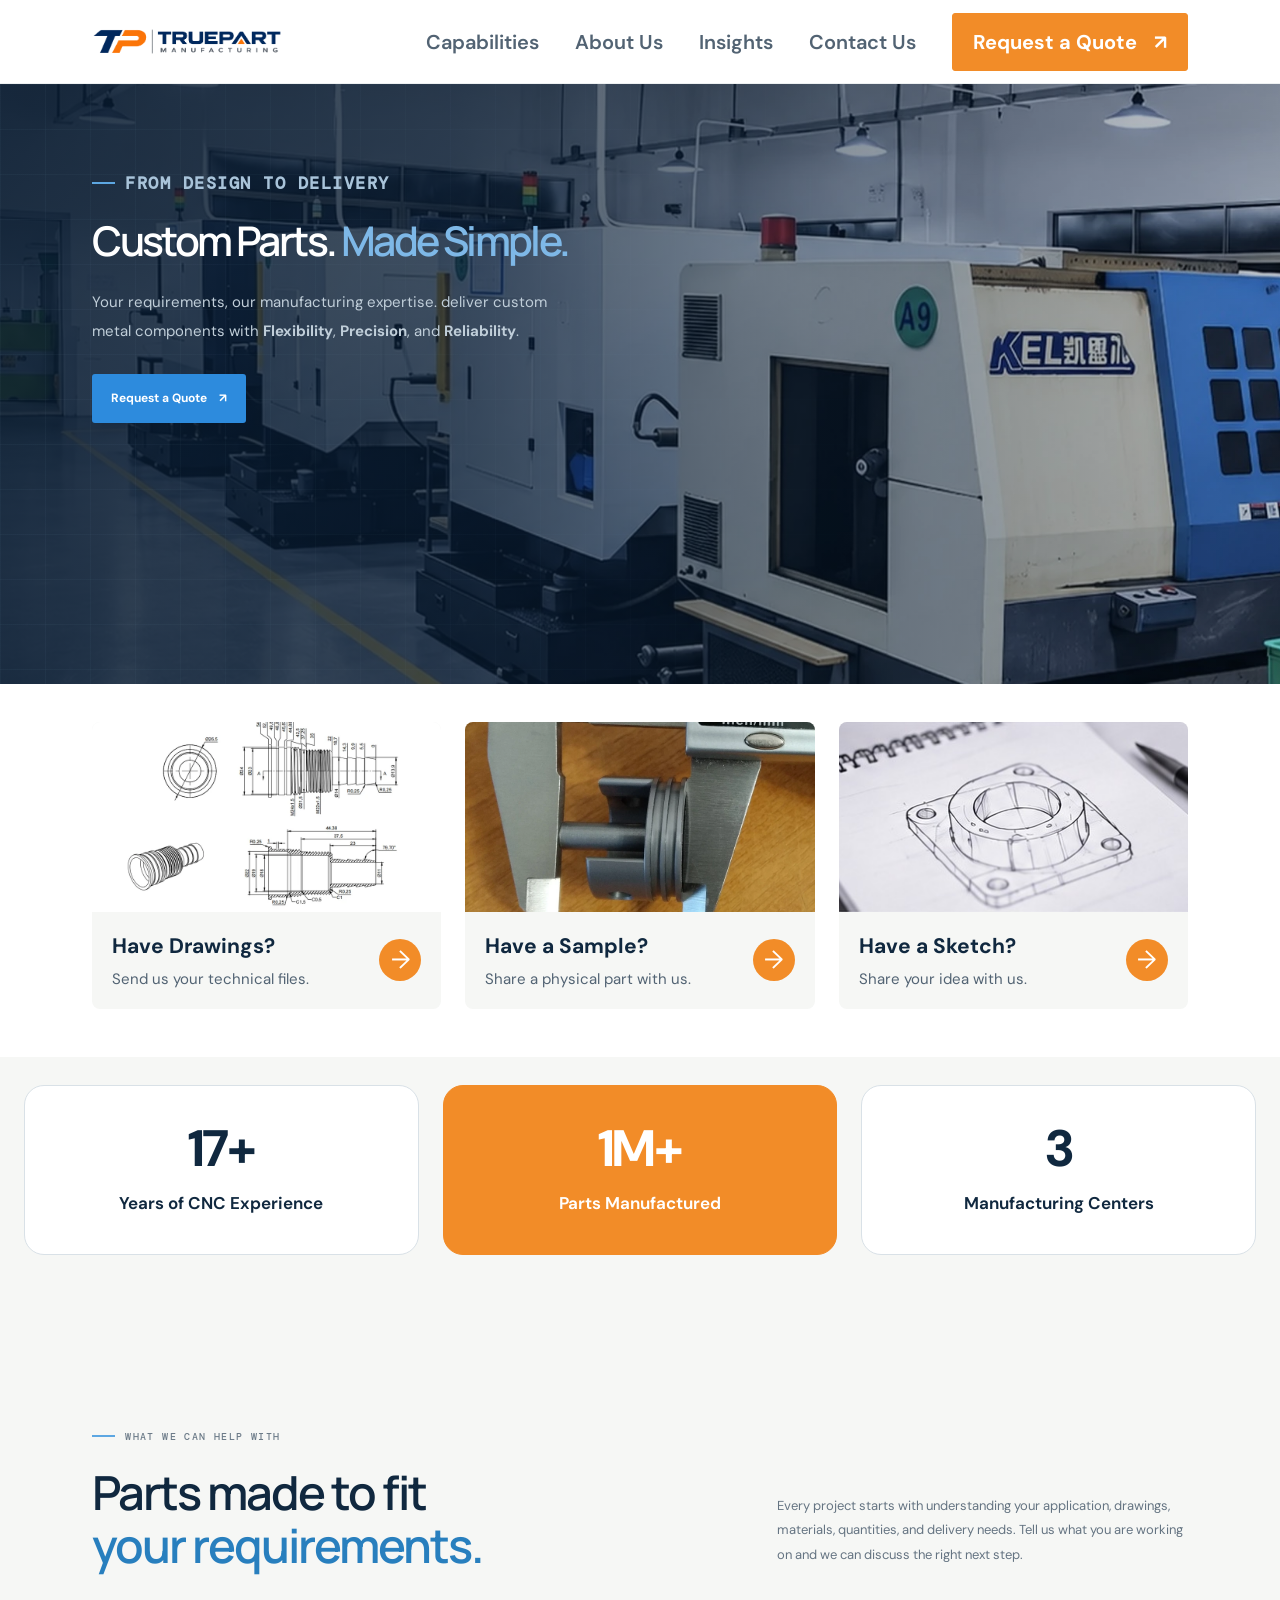
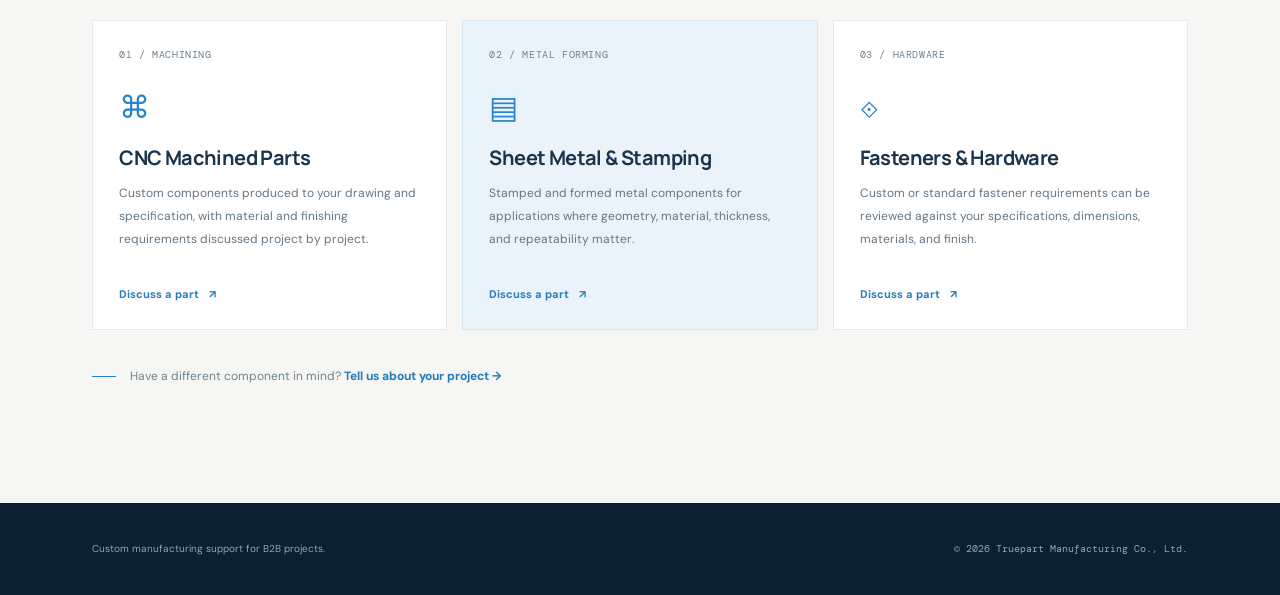
<file: index.html>
<!doctype html>
<html lang="en">
<head>
  <meta charset="utf-8">
  <meta name="viewport" content="width=device-width, initial-scale=1">
  <meta name="description" content="Truepart Manufacturing provides custom manufacturing support for CNC machined parts, sheet metal stamping, and fasteners. Send us your drawings for a quote.">
  <title>Truepart Manufacturing Co., Ltd. | Custom Manufacturing</title>
  <link rel="stylesheet" href="styles.css">
  <link rel="icon" href="/favicon.ico" sizes="any">
<link rel="icon" type="image/png" sizes="32x32" href="/favicon-32x32.png">
<link rel="apple-touch-icon" href="/apple-touch-icon.png">
</head>
<body>
  <header class="site-header">
    <a class="brand" href="#home" aria-label="Truepart Manufacturing home">
      <img class="brand-logo" src="assets/truepart-logo.png" alt="Truepart Manufacturing">
    </a>
    <button class="menu-toggle" aria-label="Open navigation" aria-expanded="false">☰</button>
    <nav class="nav">
  <a href="cnc-machining.html">Capabilities</a >
  <a href="about.html">About Us</a>
  <a href="#insights">Insights</a >
  <a href="contact.html">Contact Us</a >
  <a class="nav-cta" href="#contact">Request a Quote <span>↗</span></a >
</nav>
  </header>

  <main>
    <section class="hero" id="home">
      <div class="hero-grid"></div>
      <div class="hero-content">

  <p class="eyebrow" style="font-size: 17px; font-weight: 600; letter-spacing: 1.5px;"><span></span> FROM DESIGN TO DELIVERY</p>

  <h1 style="font-size: clamp(36px, 3.2vw, 52px); white-space: nowrap;">Custom Parts. <em>Made Simple.</em></h1>

  <p class="hero-copy">
  <span class="hero-line">
    Your requirements, our manufacturing expertise.
  </span>
  <span class="hero-line">
    deliver custom metal components with
    <strong class="hero-highlight">Flexibility</strong>,
    <strong class="hero-highlight">Precision</strong>, and
    <strong class="hero-highlight">Reliability</strong>.
  </span>
</p>

  <div class="hero-actions">
    <a class="button button-primary" href="#contact">Request a Quote <span>↗</span></a>
    
  </div>

  
</div>



    </section>

    <section class="quote-entry-section">
  <a href="/contact" class="quote-entry-card">
    <img src="assets/drawings.webp" alt="Technical engineering drawings">
    <div class="quote-entry-content">
      <div>
        <h3>Have Drawings?</h3>
        <p>Send us your technical files.</p>
      </div>
      <span class="quote-entry-arrow">→</span>
    </div>
  </a>

  <a href="/contact" class="quote-entry-card">
    <img src="assets/sample-part.webp" alt="Custom machined metal component">
    <div class="quote-entry-content">
      <div>
        <h3>Have a Sample?</h3>
        <p>Share a physical part with us.</p>
      </div>
      <span class="quote-entry-arrow">→</span>
    </div>
  </a>

  <a href="/contact" class="quote-entry-card">
    <img src="assets/sketch.jpg" alt="Hand-drawn mechanical component sketch">
    <div class="quote-entry-content">
      <div>
        <h3>Have a Sketch?</h3>
        <p>Share your idea with us.</p>
      </div>
      <span class="quote-entry-arrow">→</span>
    </div>
  </a>
</section>
    
<section class="proof-stats">
  <div class="proof-stat">
    <strong>17+</strong>
    <span>Years of CNC Experience</span>
  </div>

  <div class="proof-stat proof-stat-featured">
    <strong>1M+</strong>
    <span>Parts Manufactured</span>
  </div>

  <div class="proof-stat">
    <strong>3</strong>
    <span>Manufacturing Centers</span>
  </div>
</section>


    <section class="section capabilities" id="capabilities">
      <div class="section-heading">
        <div><p class="eyebrow dark"><span></span> WHAT WE CAN HELP WITH</p><h2>Parts made to fit<br><em>your requirements.</em></h2></div>
        <p class="section-intro">Every project starts with understanding your application, drawings, materials, quantities, and delivery needs. Tell us what you are working on and we can discuss the right next step.</p>
      </div>
      <div class="capability-grid">
        <article class="cap-card">
          <div class="cap-number">01 / MACHINING</div><div class="cap-icon">⌘</div>
          <h3>CNC Machined Parts</h3>
          <p>Custom components produced to your drawing and specification, with material and finishing requirements discussed project by project.</p>
          <a href="#contact">Discuss a part <span>↗</span></a>
        </article>
        <article class="cap-card featured">
          <div class="cap-number">02 / METAL FORMING</div><div class="cap-icon">▤</div>
          <h3>Sheet Metal & Stamping</h3>
          <p>Stamped and formed metal components for applications where geometry, material, thickness, and repeatability matter.</p>
          <a href="#contact">Discuss a part <span>↗</span></a>
        </article>
        <article class="cap-card">
          <div class="cap-number">03 / HARDWARE</div><div class="cap-icon">⟐</div>
          <h3>Fasteners & Hardware</h3>
          <p>Custom or standard fastener requirements can be reviewed against your specifications, dimensions, materials, and finish.</p>
          <a href="#contact">Discuss a part <span>↗</span></a>
        </article>
      </div>
      <div class="cap-footer"><span class="small-rule"></span><p>Have a different component in mind? <a href="#contact">Tell us about your project →</a></p></div>
    </section>

    

    

    
  </main>

  <footer class="site-footer">
   
    <p>Custom manufacturing support for B2B projects.</p>
    <span>© <span id="year"></span> Truepart Manufacturing Co., Ltd.</span>
  </footer>
  <script src="script.js"></script>
</body>
</html>
</file>
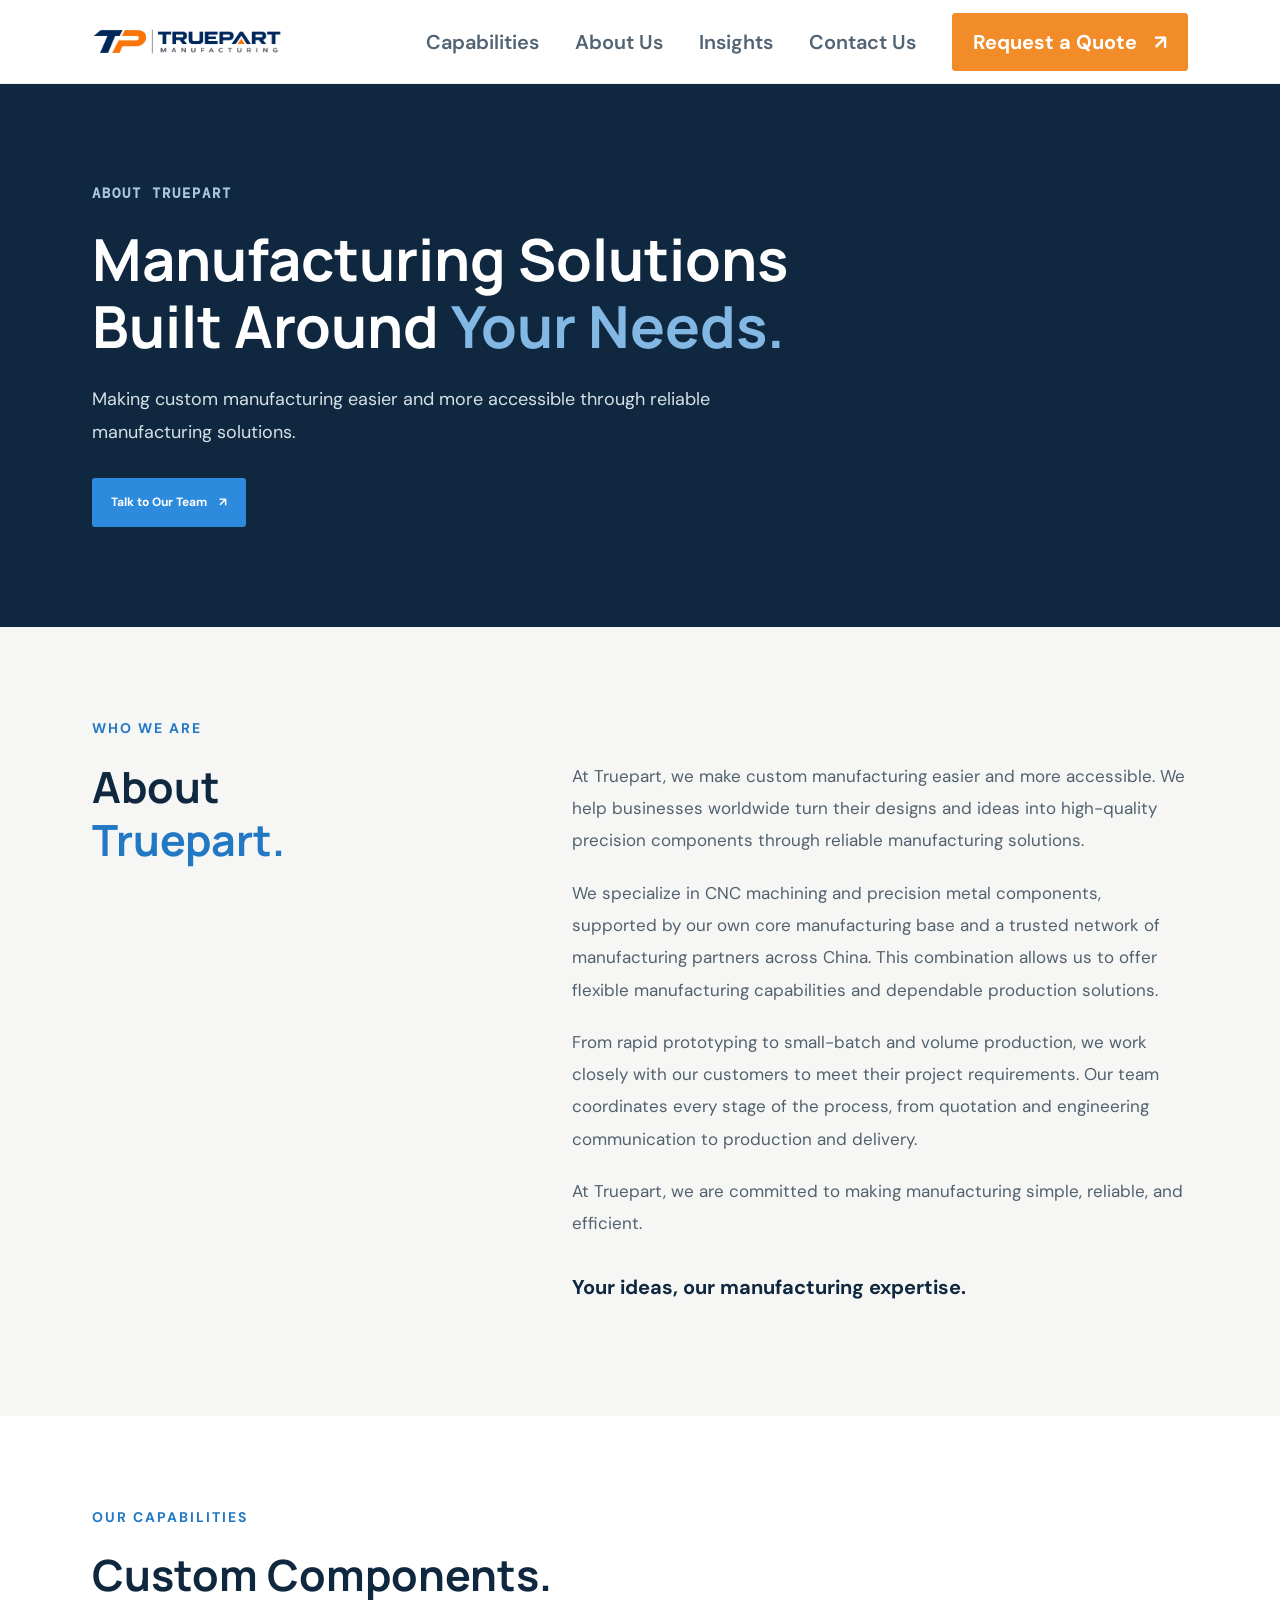
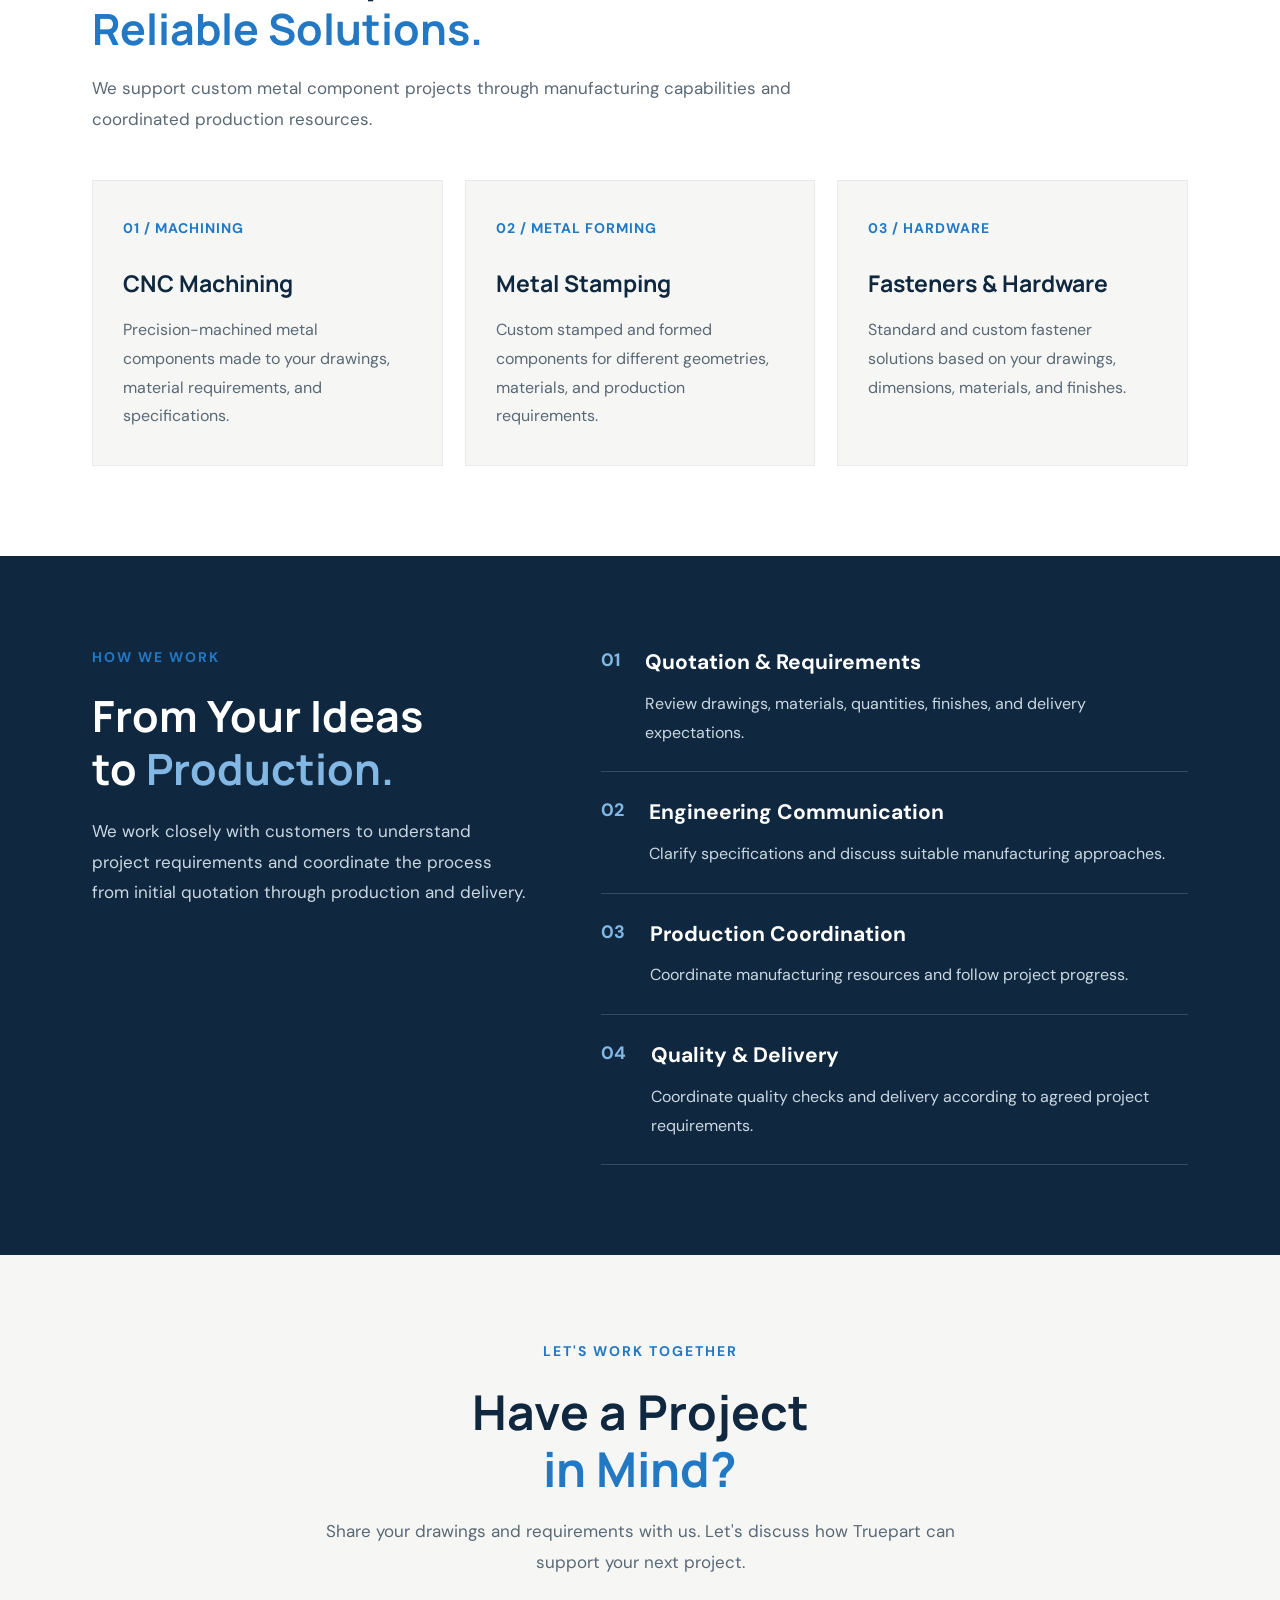
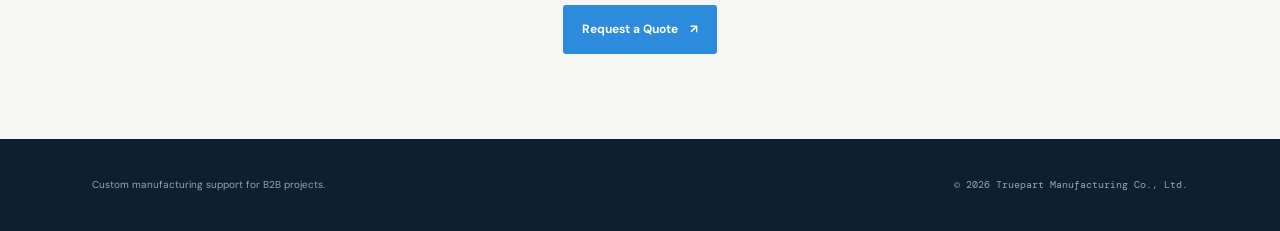
<file: about.html>
<!doctype html>
<html lang="en">
<head>
  <meta charset="utf-8">
  <meta name="viewport" content="width=device-width, initial-scale=1">

  <meta name="description" content="Learn about Truepart Manufacturing, your partner for CNC machining and precision metal components.">

  <title>About Us | Truepart Manufacturing</title>

  <link rel="stylesheet" href="styles.css">

  <style>
    /* ABOUT PAGE */
    .about-page {
      color: #263746;
    }

    .about-hero {
      min-height: 420px;
      padding: 100px 7.2%;
      background: #10283f;
      color: #fff;
      display: flex;
      align-items: center;
    }

    .about-hero-content {
      max-width: 850px;
    }

    .about-hero .eyebrow {
      color: #a9c7df;
      font-size: 14px;
      font-weight: 600;
      letter-spacing: 2px;
      margin-bottom: 24px;
    }

    .about-hero h1 {
      font-family: Manrope, sans-serif;
      font-size: clamp(38px, 5vw, 58px);
      line-height: 1.15;
      font-weight: 700;
      margin: 0 0 24px;
    }

    .about-hero h1 em {
      color: #83b8e5;
      font-style: normal;
    }

    .about-hero-copy {
      max-width: 700px;
      color: #d5e0e8;
      font-size: 18px;
      line-height: 1.8;
      margin-bottom: 30px;
    }

    .about-content {
      padding: 90px 7.2%;
      background: #f6f7f5;
    }

    .about-container {
      max-width: 1180px;
      margin: 0 auto;
    }

    .about-label {
      color: #2378c4;
      font-size: 14px;
      font-weight: 700;
      letter-spacing: 2px;
      margin-bottom: 20px;
    }

    .about-intro-grid {
      display: grid;
      grid-template-columns: 0.8fr 1.2fr;
      gap: 70px;
      align-items: start;
    }

    .about-intro-grid h2 {
      font-family: Manrope, sans-serif;
      color: #10283f;
      font-size: clamp(32px, 3.5vw, 43px);
      line-height: 1.25;
      margin: 0;
    }

    .about-intro-grid h2 em {
      color: #2378c4;
      font-style: normal;
    }

    .about-description p {
      font-size: 17px;
      line-height: 1.9;
      color: #52616e;
      margin: 0 0 20px;
    }

    .about-tagline {
      color: #10283f !important;
      font-weight: 700;
      font-size: 20px !important;
      margin-top: 28px !important;
    }

    .about-capabilities {
      padding: 90px 7.2%;
      background: #fff;
    }

    .about-section-heading {
      max-width: 720px;
      margin-bottom: 45px;
    }

    .about-section-heading h2 {
      font-family: Manrope, sans-serif;
      font-size: clamp(32px, 3.5vw, 43px);
      line-height: 1.25;
      color: #10283f;
      margin: 0 0 18px;
    }

    .about-section-heading h2 em {
      color: #2378c4;
      font-style: normal;
    }

    .about-section-heading p {
      color: #596875;
      font-size: 17px;
      line-height: 1.8;
    }

    .about-capability-grid {
      display: grid;
      grid-template-columns: repeat(3, 1fr);
      gap: 22px;
    }

    .about-capability-card {
      padding: 34px 30px;
      background: #f6f7f5;
      border: 1px solid #e6eaed;
      min-height: 245px;
    }

    .about-card-number {
      color: #2378c4;
      font-size: 14px;
      font-weight: 700;
      letter-spacing: 1px;
    }

    .about-capability-card h3 {
      color: #10283f;
      font-family: Manrope, sans-serif;
      font-size: 23px;
      margin: 25px 0 14px;
    }

    .about-capability-card p {
      color: #596875;
      font-size: 16px;
      line-height: 1.8;
      margin: 0;
    }

    .about-process {
      padding: 90px 7.2%;
      background: #10283f;
      color: #fff;
    }

    .about-process .about-container {
      display: grid;
      grid-template-columns: 0.85fr 1.15fr;
      gap: 75px;
    }

    .about-process h2 {
      font-family: Manrope, sans-serif;
      font-size: clamp(32px, 3.5vw, 43px);
      line-height: 1.25;
      margin: 0 0 20px;
    }

    .about-process h2 em {
      color: #83b8e5;
      font-style: normal;
    }

    .about-process-intro {
      color: #cbd8e2;
      font-size: 17px;
      line-height: 1.8;
    }

    .about-process-item {
      display: flex;
      gap: 25px;
      padding: 24px 0;
      border-bottom: 1px solid rgba(255,255,255,.17);
    }

    .about-process-item:first-child {
      padding-top: 0;
    }

    .about-process-number {
      color: #83b8e5;
      font-size: 18px;
      font-weight: 700;
    }

    .about-process-item h3 {
      font-size: 21px;
      margin: 0 0 10px;
    }

    .about-process-item p {
      color: #cbd8e2;
      font-size: 16px;
      line-height: 1.8;
      margin: 0;
    }

    .about-cta {
      padding: 85px 7.2%;
      text-align: center;
      background: #f6f7f5;
    }

    .about-cta h2 {
      color: #10283f;
      font-family: Manrope, sans-serif;
      font-size: clamp(34px, 4vw, 48px);
      line-height: 1.2;
      margin: 18px 0;
    }

    .about-cta h2 em {
      color: #2378c4;
      font-style: normal;
    }

    .about-cta p {
      max-width: 650px;
      margin: 0 auto 28px;
      color: #596875;
      font-size: 17px;
      line-height: 1.8;
    }

    @media (max-width: 850px) {
      .about-intro-grid,
      .about-process .about-container {
        grid-template-columns: 1fr;
        gap: 35px;
      }

      .about-capability-grid {
        grid-template-columns: 1fr;
      }
    }

    @media (max-width: 650px) {
      .about-hero {
        min-height: auto;
        padding: 75px 7%;
      }

      .about-content,
      .about-capabilities,
      .about-process {
        padding: 65px 7%;
      }

      .about-intro-grid h2,
      .about-section-heading h2,
      .about-process h2 {
        font-size: 32px;
      }

      .about-hero-copy,
      .about-description p,
      .about-section-heading p,
      .about-process-intro {
        font-size: 16px;
      }

      .about-capability-card {
        padding: 28px 24px;
      }

      .about-cta {
        padding: 65px 7%;
      }
    }
  </style>
</head>

<body>

  <header class="site-header">
    <a class="brand" href="index.html" aria-label="Truepart Manufacturing home">
      <img class="brand-logo" src="assets/truepart-logo.png" alt="Truepart Manufacturing">
    </a>

    <button class="menu-toggle" aria-label="Open navigation" aria-expanded="false">☰</button>

    <nav class="nav">
      <a href="cnc-machining.html">Capabilities</a>
      <a href="about.html" class="active">About Us</a>
      <a href="index.html#insights">Insights</a>
      <a href="contact.html">Contact Us</a>
      <a class="nav-cta" href="contact.html">Request a Quote <span>↗</span></a>
    </nav>
  </header>

  <main class="about-page">

    <section class="about-hero">
      <div class="about-hero-content">
        <p class="eyebrow">ABOUT TRUEPART</p>
        <h1>
          Manufacturing Solutions<br>
          Built Around <em>Your Needs.</em>
        </h1>
        <p class="about-hero-copy">
          Making custom manufacturing easier and more accessible
          through reliable manufacturing solutions.
        </p>
        <a class="button button-primary" href="contact.html">
          Talk to Our Team <span>↗</span>
        </a>
      </div>
    </section>

    <section class="about-content">
      <div class="about-container">
        <div class="about-label">WHO WE ARE</div>

        <div class="about-intro-grid">
          <h2>
            About<br>
            <em>Truepart.</em>
          </h2>

          <div class="about-description">
            <p>
              At Truepart, we make custom manufacturing easier and more
              accessible. We help businesses worldwide turn their designs
              and ideas into high-quality precision components through
              reliable manufacturing solutions.
            </p>

            <p>
              We specialize in CNC machining and precision metal components,
              supported by our own core manufacturing base and a trusted
              network of manufacturing partners across China. This
              combination allows us to offer flexible manufacturing
              capabilities and dependable production solutions.
            </p>

            <p>
              From rapid prototyping to small-batch and volume production,
              we work closely with our customers to meet their project
              requirements. Our team coordinates every stage of the process,
              from quotation and engineering communication to production
              and delivery.
            </p>

            <p>
              At Truepart, we are committed to making manufacturing simple,
              reliable, and efficient.
            </p>

            <p class="about-tagline">
              Your ideas, our manufacturing expertise.
            </p>
          </div>
        </div>
      </div>
    </section>

    <section class="about-capabilities">
      <div class="about-container">
        <div class="about-section-heading">
          <div class="about-label">OUR CAPABILITIES</div>
          <h2>
            Custom Components.<br>
            <em>Reliable Solutions.</em>
          </h2>
          <p>
            We support custom metal component projects through
            manufacturing capabilities and coordinated production resources.
          </p>
        </div>

        <div class="about-capability-grid">

          <article class="about-capability-card">
            <span class="about-card-number">01 / MACHINING</span>
            <h3>CNC Machining</h3>
            <p>
              Precision-machined metal components made to your drawings,
              material requirements, and specifications.
            </p>
          </article>

          <article class="about-capability-card">
            <span class="about-card-number">02 / METAL FORMING</span>
            <h3>Metal Stamping</h3>
            <p>
              Custom stamped and formed components for different
              geometries, materials, and production requirements.
            </p>
          </article>

          <article class="about-capability-card">
            <span class="about-card-number">03 / HARDWARE</span>
            <h3>Fasteners & Hardware</h3>
            <p>
              Standard and custom fastener solutions based on your
              drawings, dimensions, materials, and finishes.
            </p>
          </article>

        </div>
      </div>
    </section>

    <section class="about-process">
      <div class="about-container">

        <div>
          <div class="about-label">HOW WE WORK</div>
          <h2>
            From Your Ideas<br>
            to <em>Production.</em>
          </h2>
          <p class="about-process-intro">
            We work closely with customers to understand project
            requirements and coordinate the process from initial
            quotation through production and delivery.
          </p>
        </div>

        <div>

          <article class="about-process-item">
            <span class="about-process-number">01</span>
            <div>
              <h3>Quotation & Requirements</h3>
              <p>
                Review drawings, materials, quantities, finishes,
                and delivery expectations.
              </p>
            </div>
          </article>

          <article class="about-process-item">
            <span class="about-process-number">02</span>
            <div>
              <h3>Engineering Communication</h3>
              <p>
                Clarify specifications and discuss suitable
                manufacturing approaches.
              </p>
            </div>
          </article>

          <article class="about-process-item">
            <span class="about-process-number">03</span>
            <div>
              <h3>Production Coordination</h3>
              <p>
                Coordinate manufacturing resources and follow
                project progress.
              </p>
            </div>
          </article>

          <article class="about-process-item">
            <span class="about-process-number">04</span>
            <div>
              <h3>Quality & Delivery</h3>
              <p>
                Coordinate quality checks and delivery according
                to agreed project requirements.
              </p>
            </div>
          </article>

        </div>
      </div>
    </section>

    <section class="about-cta">
      <div class="about-label">LET'S WORK TOGETHER</div>
      <h2>
        Have a Project<br>
        <em>in Mind?</em>
      </h2>
      <p>
        Share your drawings and requirements with us.
        Let's discuss how Truepart can support your next project.
      </p>
      <a class="button button-primary" href="contact.html">
        Request a Quote <span>↗</span>
      </a>
    </section>

  </main>

  <footer class="site-footer">
    <p>Custom manufacturing support for B2B projects.</p>
    <span>© <span id="year"></span> Truepart Manufacturing Co., Ltd.</span>
  </footer>

  <script src="script.js"></script>

</body>
</html>
</file>
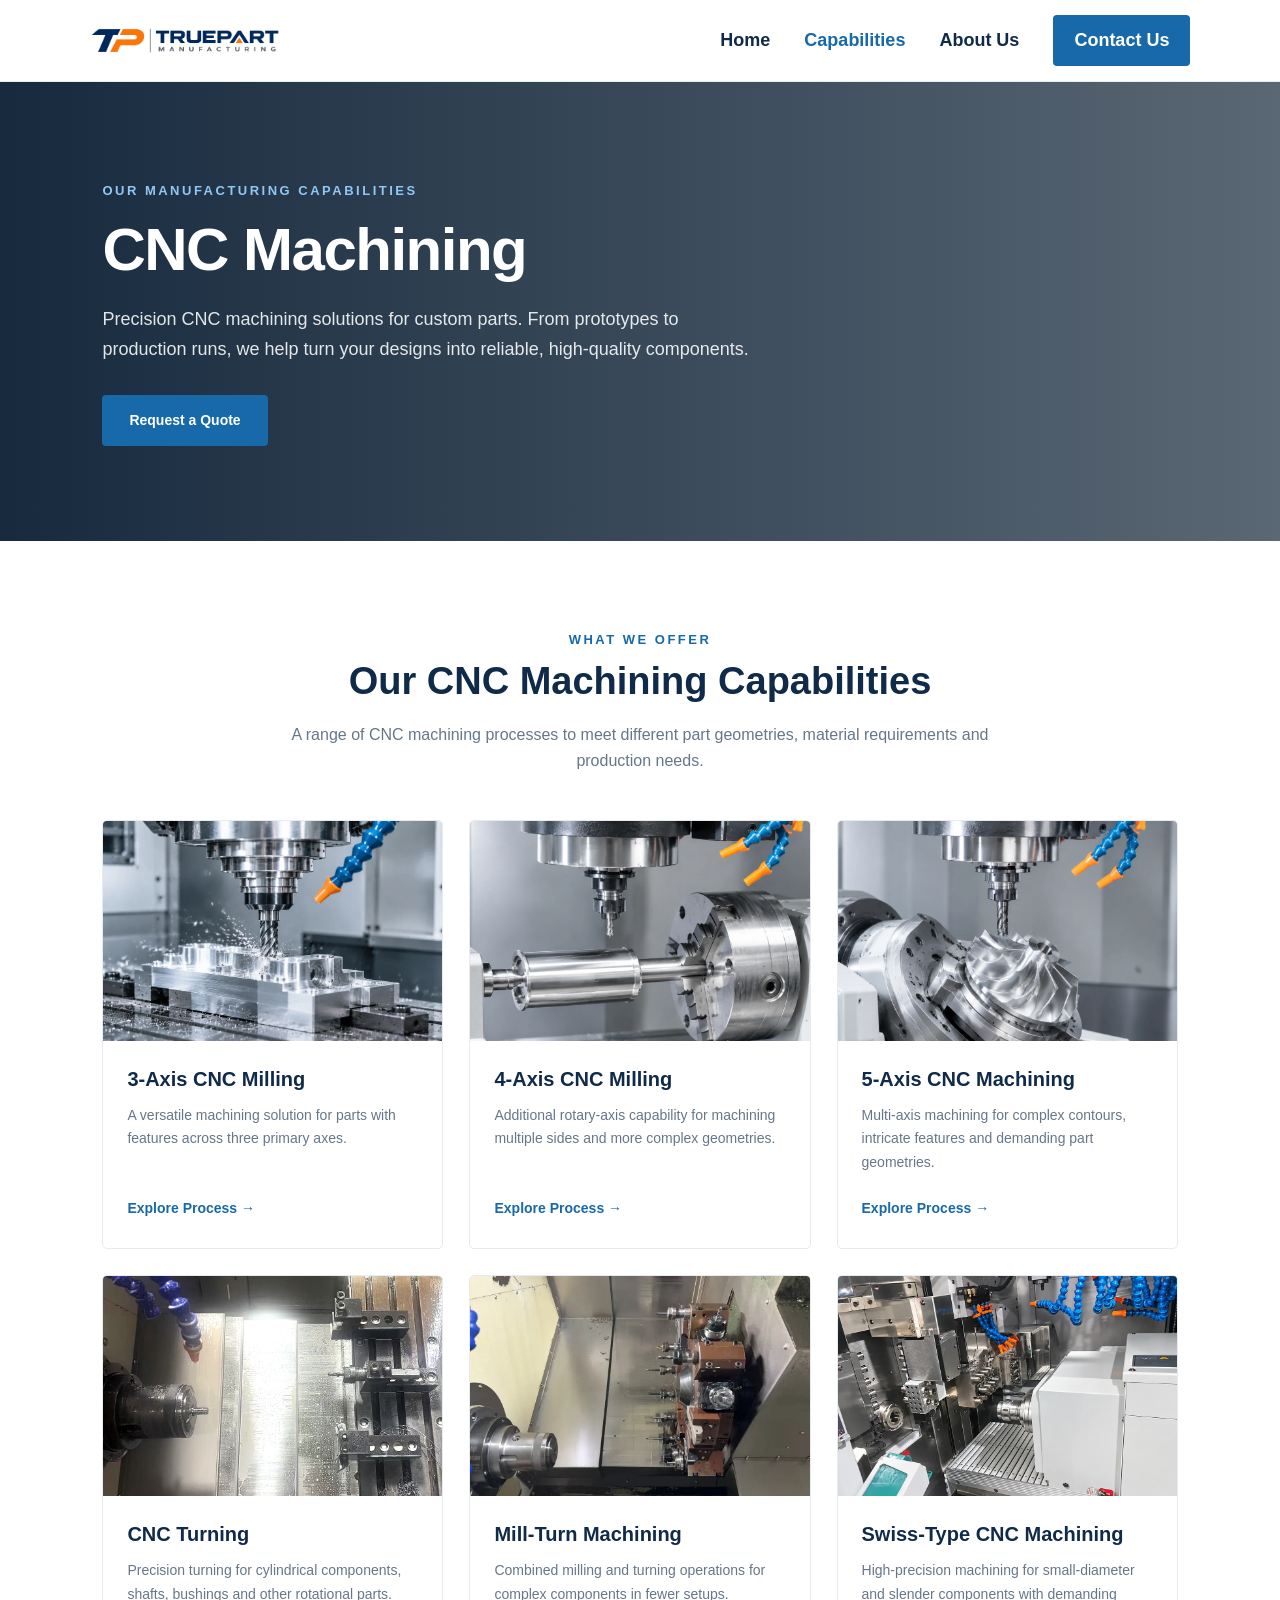
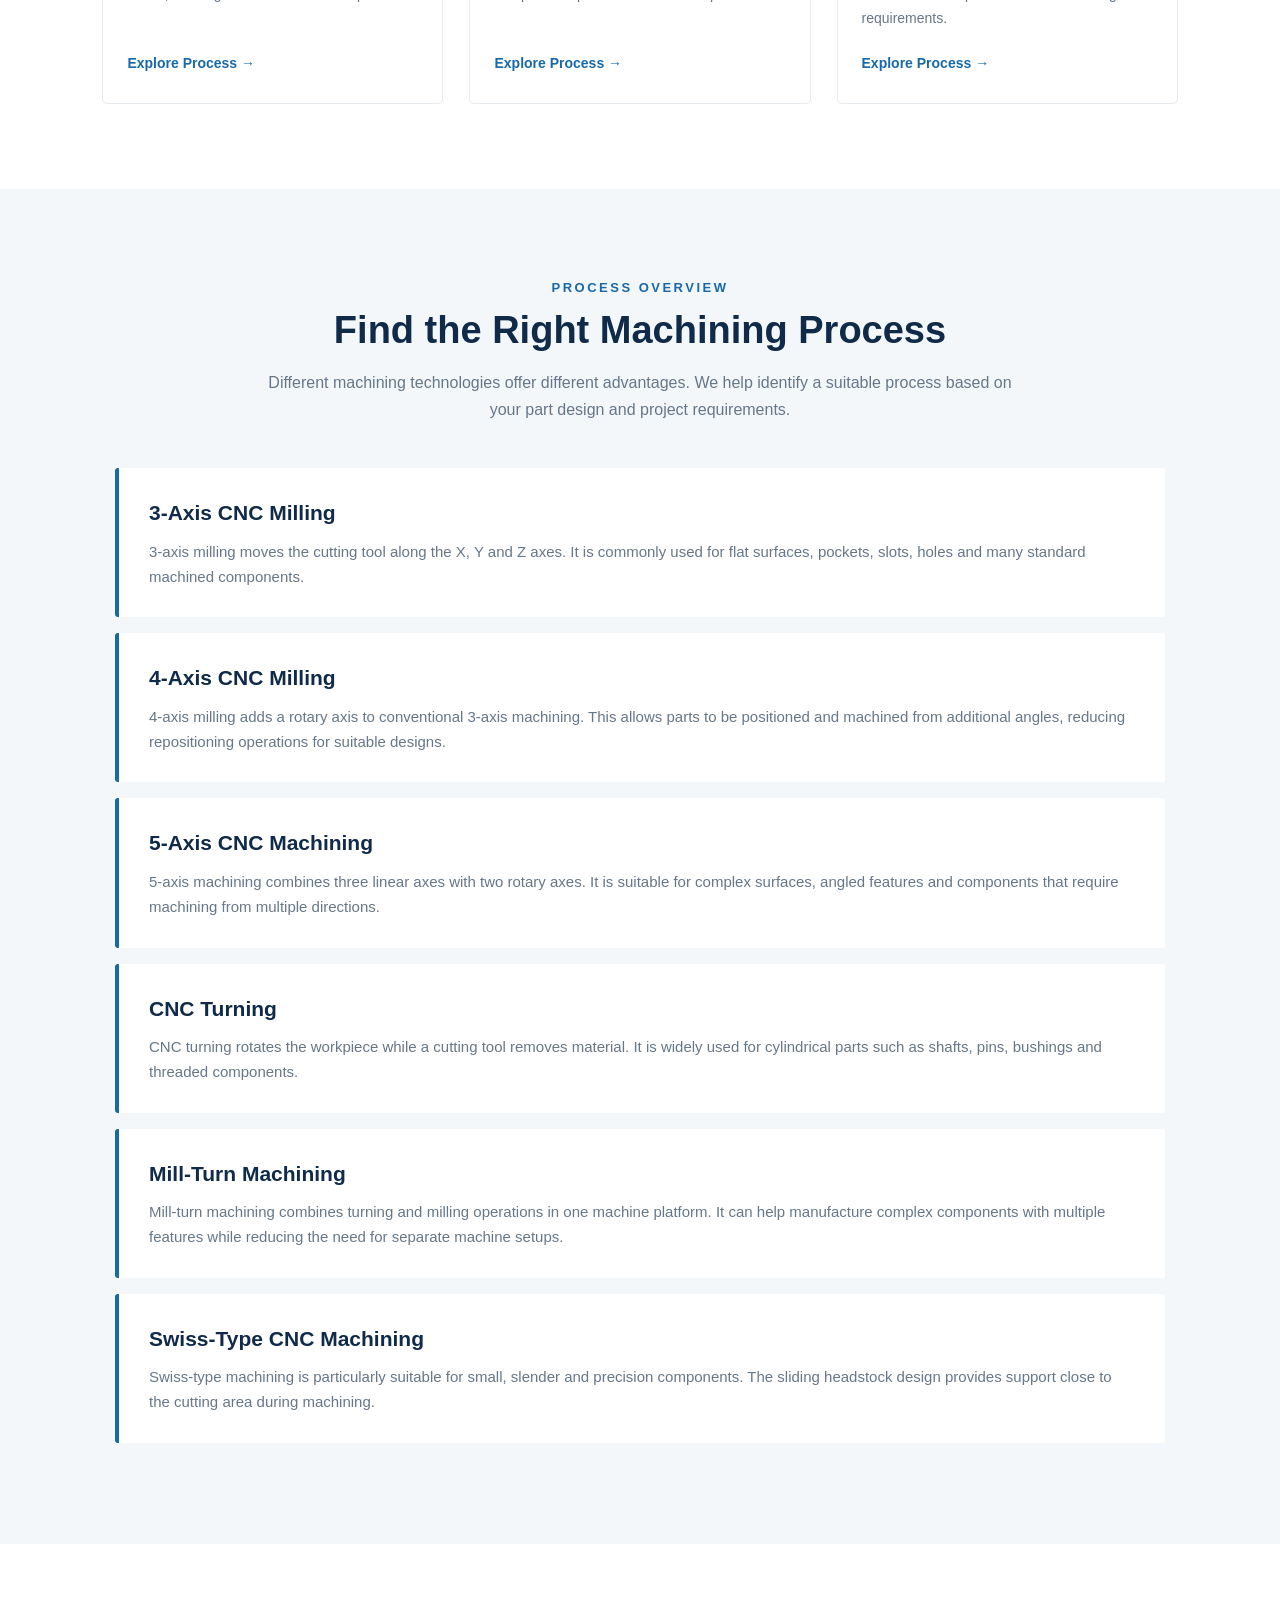
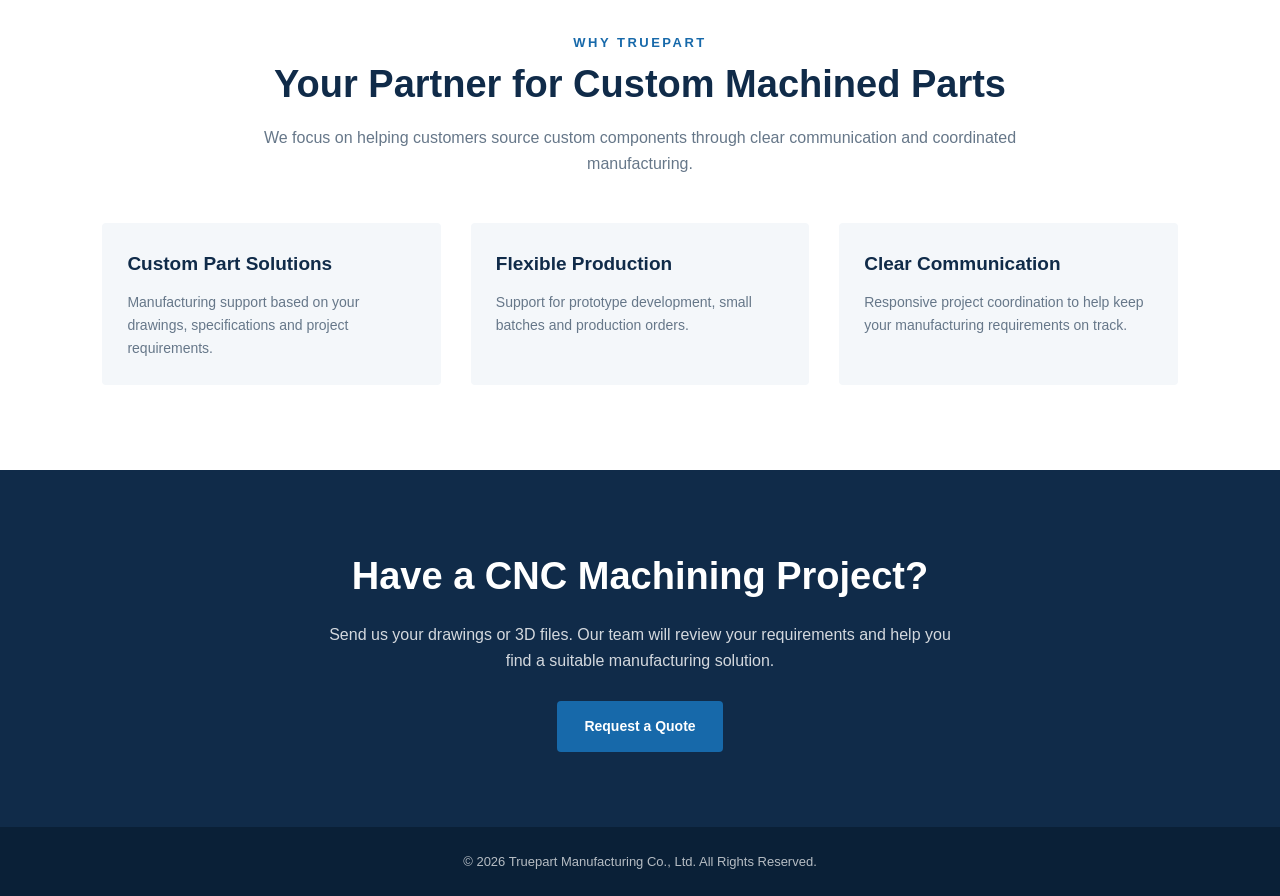
<file: cnc-machining.html>
<!DOCTYPE html>
<html lang="en">
<head>
  <meta charset="UTF-8">
  <meta name="viewport" content="width=device-width, initial-scale=1.0">
  <meta name="description" content="Explore Truepart's CNC machining capabilities, including 3-axis, 4-axis and 5-axis milling, CNC turning, mill-turn and Swiss-type machining.">
  <title>CNC Machining | Truepart Manufacturing</title>

  <!-- Main website stylesheet -->
  <link rel="stylesheet" href="styles.css">

  <!-- CNC page styles -->
  <style>
    .cnc-page {
      --cnc-navy: #102b49;
      --cnc-blue: #1769aa;
      --cnc-light: #f4f7fa;
      --cnc-text: #26384a;
      --cnc-muted: #667789;
      color: var(--cnc-text);
      font-family: Arial, Helvetica, sans-serif;
      line-height: 1.65;
    }

    .cnc-page *,
    .cnc-page *::before,
    .cnc-page *::after {
      box-sizing: border-box;
    }

    .cnc-page a {
      text-decoration: none;
    }

    /* Header */
    .cnc-header {
      width: 100%;
      min-height: 82px;
      padding: 0 7%;
      display: flex;
      align-items: center;
      justify-content: space-between;
      background: #fff;
      border-bottom: 1px solid #e8edf2;
      position: relative;
      z-index: 10;
    }

    .cnc-brand img {
      display: block;
      height: 55px;
      max-width: 190px;
      width: auto;
      object-fit: contain;
    }

    .cnc-nav {
      display: flex;
      align-items: center;
      gap: 34px;
    }

    .cnc-nav a {
      color: var(--cnc-navy);
      font-size: 18px;
      font-weight: 600;
      transition: color .2s ease;
    }

    .cnc-nav a:hover,
    .cnc-nav a.active {
      color: var(--cnc-blue);
    }

    .cnc-nav .cnc-nav-cta {
      background: var(--cnc-blue);
      color: #fff;
      padding: 11px 21px;
      border-radius: 4px;
    }

    .cnc-nav .cnc-nav-cta:hover {
      background: var(--cnc-navy);
      color: #fff;
    }

    .cnc-menu-toggle {
      display: none;
      border: 0;
      background: none;
      color: var(--cnc-navy);
      font-size: 28px;
      cursor: pointer;
    }

    /* Hero */
    .cnc-hero {
      min-height: 430px;
      padding: 95px 8%;
      display: flex;
      align-items: center;
      background:
        linear-gradient(90deg, rgba(9, 29, 50, .94), rgba(9, 29, 50, .66)),
        url("https://images.unsplash.com/photo-1581092160562-40aa08e78837?auto=format&fit=crop&w=2000&q=85")
        center 48% / cover no-repeat;
      color: #fff;
    }

    .cnc-hero-content {
      max-width: 760px;
    }

    .cnc-eyebrow {
      display: inline-block;
      margin-bottom: 15px;
      color: #8fc8f5;
      font-size: 13px;
      font-weight: 700;
      letter-spacing: 2.5px;
      text-transform: uppercase;
    }

    .cnc-hero h1 {
      margin: 0 0 20px;
      color: #fff;
      font-size: clamp(38px, 5vw, 60px);
      line-height: 1.12;
      font-weight: 700;
      letter-spacing: -1.5px;
    }

    .cnc-hero p {
      max-width: 650px;
      margin: 0 0 30px;
      color: rgba(255,255,255,.88);
      font-size: 18px;
      line-height: 1.7;
    }

    .cnc-primary-btn {
      display: inline-block;
      padding: 14px 27px;
      background: var(--cnc-blue);
      color: #fff;
      border-radius: 4px;
      font-size: 14px;
      font-weight: 700;
      transition: background .2s ease;
    }

    .cnc-primary-btn:hover {
      background: #0e4d82;
      color: #fff;
    }

    /* General sections */
    .cnc-section {
      padding: 85px 8%;
    }

    .cnc-section-heading {
      max-width: 760px;
      margin: 0 auto 45px;
      text-align: center;
    }

    .cnc-section-heading .cnc-eyebrow {
      color: var(--cnc-blue);
      margin-bottom: 8px;
    }

    .cnc-section-heading h2 {
      margin: 0 0 16px;
      color: var(--cnc-navy);
      font-size: clamp(28px, 3.5vw, 38px);
      line-height: 1.25;
    }

    .cnc-section-heading p {
      margin: 0;
      color: var(--cnc-muted);
      font-size: 16px;
    }

    /* Process cards */
    .cnc-process-section {
      background: #fff;
    }

    .cnc-card-grid {
      display: grid;
      grid-template-columns: repeat(3, minmax(0, 1fr));
      gap: 26px;
      max-width: 1250px;
      margin: 0 auto;
    }

    .cnc-card {
      overflow: hidden;
      background: #fff;
      border: 1px solid #e6ebf0;
      border-radius: 5px;
      transition: transform .25s ease, box-shadow .25s ease;
    }

    .cnc-card:hover {
      transform: translateY(-5px);
      box-shadow: 0 12px 30px rgba(16, 43, 73, .10);
    }

    .cnc-card-image {
      width: 100%;
      height: 220px;
      display: block;
      object-fit: cover;
      background: #e9eef3;
    }

    .cnc-card-content {
      padding: 25px 24px 27px;
    }

    .cnc-card-content h3 {
      margin: 0 0 11px;
      color: var(--cnc-navy);
      font-size: 20px;
      line-height: 1.35;
    }

    .cnc-card-content p {
      min-height: 72px;
      margin: 0 0 19px;
      color: var(--cnc-muted);
      font-size: 14px;
      line-height: 1.7;
    }

    .cnc-card-link {
      color: var(--cnc-blue);
      font-size: 14px;
      font-weight: 700;
    }

    .cnc-card-link:hover {
      color: var(--cnc-navy);
    }

    /* Process details */
    .cnc-details-section {
      background: var(--cnc-light);
    }

    .cnc-detail-list {
      max-width: 1050px;
      margin: 0 auto;
    }

    .cnc-detail {
      padding: 28px 30px;
      margin-bottom: 16px;
      background: #fff;
      border-left: 4px solid var(--cnc-blue);
      border-radius: 3px;
      scroll-margin-top: 25px;
    }

    .cnc-detail h3 {
      margin: 0 0 9px;
      color: var(--cnc-navy);
      font-size: 21px;
    }

    .cnc-detail p {
      margin: 0;
      color: var(--cnc-muted);
      font-size: 15px;
    }

    /* Why Truepart */
    .cnc-why-section {
      background: #fff;
    }

    .cnc-why-grid {
      display: grid;
      grid-template-columns: repeat(3, minmax(0, 1fr));
      gap: 30px;
      max-width: 1150px;
      margin: 0 auto;
    }

    .cnc-why-item {
      padding: 25px;
      background: var(--cnc-light);
      border-radius: 4px;
    }

    .cnc-why-item h3 {
      margin: 0 0 12px;
      color: var(--cnc-navy);
      font-size: 19px;
    }

    .cnc-why-item p {
      margin: 0;
      color: var(--cnc-muted);
      font-size: 14px;
    }

    /* CTA */
    .cnc-contact-section {
      padding: 75px 8%;
      background: var(--cnc-navy);
      text-align: center;
    }

    .cnc-contact-section h2 {
      margin: 0 0 14px;
      color: #fff;
      font-size: clamp(28px, 3.5vw, 38px);
    }

    .cnc-contact-section p {
      max-width: 650px;
      margin: 0 auto 26px;
      color: rgba(255,255,255,.82);
      font-size: 16px;
    }

    /* Footer */
    .cnc-footer {
      padding: 24px 8%;
      background: #0a2037;
      color: rgba(255,255,255,.7);
      text-align: center;
      font-size: 13px;
    }

    /* Responsive */
    @media (max-width: 900px) {
      .cnc-card-grid {
        grid-template-columns: repeat(2, minmax(0, 1fr));
      }

      .cnc-section {
        padding: 70px 6%;
      }
    }

    @media (max-width: 650px) {
      .cnc-header {
        min-height: 72px;
        padding: 0 5%;
      }

      .cnc-brand img {
        height: 48px;
      }

      .cnc-menu-toggle {
        display: block;
      }

      .cnc-nav {
        display: none;
        position: absolute;
        top: 72px;
        left: 0;
        right: 0;
        padding: 20px 6%;
        background: #fff;
        border-top: 1px solid #e8edf2;
        box-shadow: 0 8px 15px rgba(0,0,0,.08);
        flex-direction: column;
        align-items: flex-start;
        gap: 19px;
      }

      .cnc-nav.open {
        display: flex;
      }

      .cnc-hero {
        min-height: 390px;
        padding: 75px 7%;
      }

      .cnc-hero p {
        font-size: 16px;
      }

      .cnc-section {
        padding: 60px 6%;
      }

      .cnc-card-grid,
      .cnc-why-grid {
        grid-template-columns: 1fr;
      }

      .cnc-card-image {
        height: 210px;
      }

      .cnc-card-content p {
        min-height: auto;
      }

      .cnc-detail {
        padding: 23px 20px;
      }

      .cnc-contact-section {
        padding: 60px 7%;
      }
    }
  </style>
</head>

<body>
  <div class="cnc-page">

    <!-- Header -->
    <header class="cnc-header">
      <a class="cnc-brand" href="index.html" aria-label="Truepart Manufacturing home">
        <img src="assets/truepart-logo.png" alt="Truepart Manufacturing">
      </a>

      <button class="cnc-menu-toggle"
              aria-label="Toggle navigation"
              aria-expanded="false"
              onclick="toggleCncMenu()">☰</button>

      <nav class="cnc-nav" id="cncNav">
        <a href="index.html">Home</a>
        <a href="cnc-machining.html" class="active">Capabilities</a>
        <a href="about.html">About Us</a>
        <a href="https://truepartmanufacturing.com/contact" class="cnc-nav-cta">Contact Us</a>
      </nav>
    </header>

    <!-- Hero -->
    <section class="cnc-hero">
      <div class="cnc-hero-content">
        <span class="cnc-eyebrow">Our Manufacturing Capabilities</span>
        <h1>CNC Machining</h1>
        <p>
          Precision CNC machining solutions for custom parts.
          From prototypes to production runs, we help turn your designs
          into reliable, high-quality components.
        </p>
        <a href="https://truepartmanufacturing.com/contact" class="cnc-primary-btn">Request a Quote</a>
      </div>
    </section>

    <!-- Six CNC processes -->
    <section class="cnc-section cnc-process-section" id="processes">
      <div class="cnc-section-heading">
        <span class="cnc-eyebrow">What We Offer</span>
        <h2>Our CNC Machining Capabilities</h2>
        <p>
          A range of CNC machining processes to meet different part
          geometries, material requirements and production needs.
        </p>
      </div>

      <div class="cnc-card-grid">

        <article class="cnc-card">
          <img class="cnc-card-image"
               src="assets/cnc-3-axis-milling.webp"
               alt="CNC milling machine and manufacturing equipment"
               loading="lazy">
          <div class="cnc-card-content">
            <h3>3-Axis CNC Milling</h3>
            <p>
              A versatile machining solution for parts with features
              across three primary axes.
            </p>
            <a class="cnc-card-link" href="#process-3-axis">Explore Process →</a>
          </div>
        </article>

        <article class="cnc-card">
          <img class="cnc-card-image"
               src="assets/cnc-4-axis-stainless-steel-top-preserved.webp"
               alt="Industrial CNC machining equipment"
               loading="lazy">
          <div class="cnc-card-content">
            <h3>4-Axis CNC Milling</h3>
            <p>
              Additional rotary-axis capability for machining multiple
              sides and more complex geometries.
            </p>
            <a class="cnc-card-link" href="#process-4-axis">Explore Process →</a>
          </div>
        </article>

        <article class="cnc-card">
          <img class="cnc-card-image"
               src="assets/cnc-5-axis-machining.webp"
               alt="Precision industrial manufacturing"
               loading="lazy">
          <div class="cnc-card-content">
            <h3>5-Axis CNC Machining</h3>
            <p>
              Multi-axis machining for complex contours, intricate
              features and demanding part geometries.
            </p>
            <a class="cnc-card-link" href="#process-5-axis">Explore Process →</a>
          </div>
        </article>

        <article class="cnc-card">
          <img class="cnc-card-image"
               src="assets/cnc-gang-tooling-lathe.webp"
               alt="Machinery and precision engineering"
               loading="lazy">
          <div class="cnc-card-content">
            <h3>CNC Turning</h3>
            <p>
              Precision turning for cylindrical components, shafts,
              bushings and other rotational parts.
            </p>
            <a class="cnc-card-link" href="#process-turning">Explore Process →</a>
          </div>
        </article>

        <article class="cnc-card">
          <img class="cnc-card-image"
               src="assets/cnc-mill-turn-powered-turret.webp"
               alt="Advanced manufacturing production"
               loading="lazy">
          <div class="cnc-card-content">
            <h3>Mill-Turn Machining</h3>
            <p>
              Combined milling and turning operations for complex
              components in fewer setups.
            </p>
            <a class="cnc-card-link" href="#process-mill-turn">Explore Process →</a>
          </div>
        </article>

        <article class="cnc-card">
          <img class="cnc-card-image"
               src="assets/cnc-swiss-type.webp"
               alt="Precision manufacturing workshop"
               loading="lazy">
          <div class="cnc-card-content">
            <h3>Swiss-Type CNC Machining</h3>
            <p>
              High-precision machining for small-diameter and slender
              components with demanding requirements.
            </p>
            <a class="cnc-card-link" href="#process-swiss">Explore Process →</a>
          </div>
        </article>

      </div>
    </section>

    <!-- Process descriptions -->
    <section class="cnc-section cnc-details-section" id="details">
      <div class="cnc-section-heading">
        <span class="cnc-eyebrow">Process Overview</span>
        <h2>Find the Right Machining Process</h2>
        <p>
          Different machining technologies offer different advantages.
          We help identify a suitable process based on your part design
          and project requirements.
        </p>
      </div>

      <div class="cnc-detail-list">

        <article class="cnc-detail" id="process-3-axis">
          <h3>3-Axis CNC Milling</h3>
          <p>
            3-axis milling moves the cutting tool along the X, Y and Z
            axes. It is commonly used for flat surfaces, pockets, slots,
            holes and many standard machined components.
          </p>
        </article>

        <article class="cnc-detail" id="process-4-axis">
          <h3>4-Axis CNC Milling</h3>
          <p>
            4-axis milling adds a rotary axis to conventional 3-axis
            machining. This allows parts to be positioned and machined
            from additional angles, reducing repositioning operations
            for suitable designs.
          </p>
        </article>

        <article class="cnc-detail" id="process-5-axis">
          <h3>5-Axis CNC Machining</h3>
          <p>
            5-axis machining combines three linear axes with two rotary
            axes. It is suitable for complex surfaces, angled features
            and components that require machining from multiple
            directions.
          </p>
        </article>

        <article class="cnc-detail" id="process-turning">
          <h3>CNC Turning</h3>
          <p>
            CNC turning rotates the workpiece while a cutting tool
            removes material. It is widely used for cylindrical parts
            such as shafts, pins, bushings and threaded components.
          </p>
        </article>

        <article class="cnc-detail" id="process-mill-turn">
          <h3>Mill-Turn Machining</h3>
          <p>
            Mill-turn machining combines turning and milling operations
            in one machine platform. It can help manufacture complex
            components with multiple features while reducing the need
            for separate machine setups.
          </p>
        </article>

        <article class="cnc-detail" id="process-swiss">
          <h3>Swiss-Type CNC Machining</h3>
          <p>
            Swiss-type machining is particularly suitable for small,
            slender and precision components. The sliding headstock
            design provides support close to the cutting area during
            machining.
          </p>
        </article>

      </div>
    </section>

    <!-- Why Truepart -->
    <section class="cnc-section cnc-why-section">
      <div class="cnc-section-heading">
        <span class="cnc-eyebrow">Why Truepart</span>
        <h2>Your Partner for Custom Machined Parts</h2>
        <p>
          We focus on helping customers source custom components
          through clear communication and coordinated manufacturing.
        </p>
      </div>

      <div class="cnc-why-grid">
        <div class="cnc-why-item">
          <h3>Custom Part Solutions</h3>
          <p>
            Manufacturing support based on your drawings, specifications
            and project requirements.
          </p>
        </div>

        <div class="cnc-why-item">
          <h3>Flexible Production</h3>
          <p>
            Support for prototype development, small batches and
            production orders.
          </p>
        </div>

        <div class="cnc-why-item">
          <h3>Clear Communication</h3>
          <p>
            Responsive project coordination to help keep your
            manufacturing requirements on track.
          </p>
        </div>
      </div>
    </section>

    <!-- Contact CTA -->
    <section class="cnc-contact-section">
      <h2>Have a CNC Machining Project?</h2>
      <p>
        Send us your drawings or 3D files. Our team will review
        your requirements and help you find a suitable manufacturing
        solution.
      </p>
      <a href="https://truepartmanufacturing.com/contact" class="cnc-primary-btn">Request a Quote</a>
    </section>

    <!-- Footer -->
    <footer class="cnc-footer">
      © 2026 Truepart Manufacturing Co., Ltd. All Rights Reserved.
    </footer>

  </div>

  <script>
    function toggleCncMenu() {
      const nav = document.getElementById("cncNav");
      const button = document.querySelector(".cnc-menu-toggle");
      nav.classList.toggle("open");
      button.setAttribute(
        "aria-expanded",
        nav.classList.contains("open")
      );
    }
  </script>
</body>
</html>
</file>
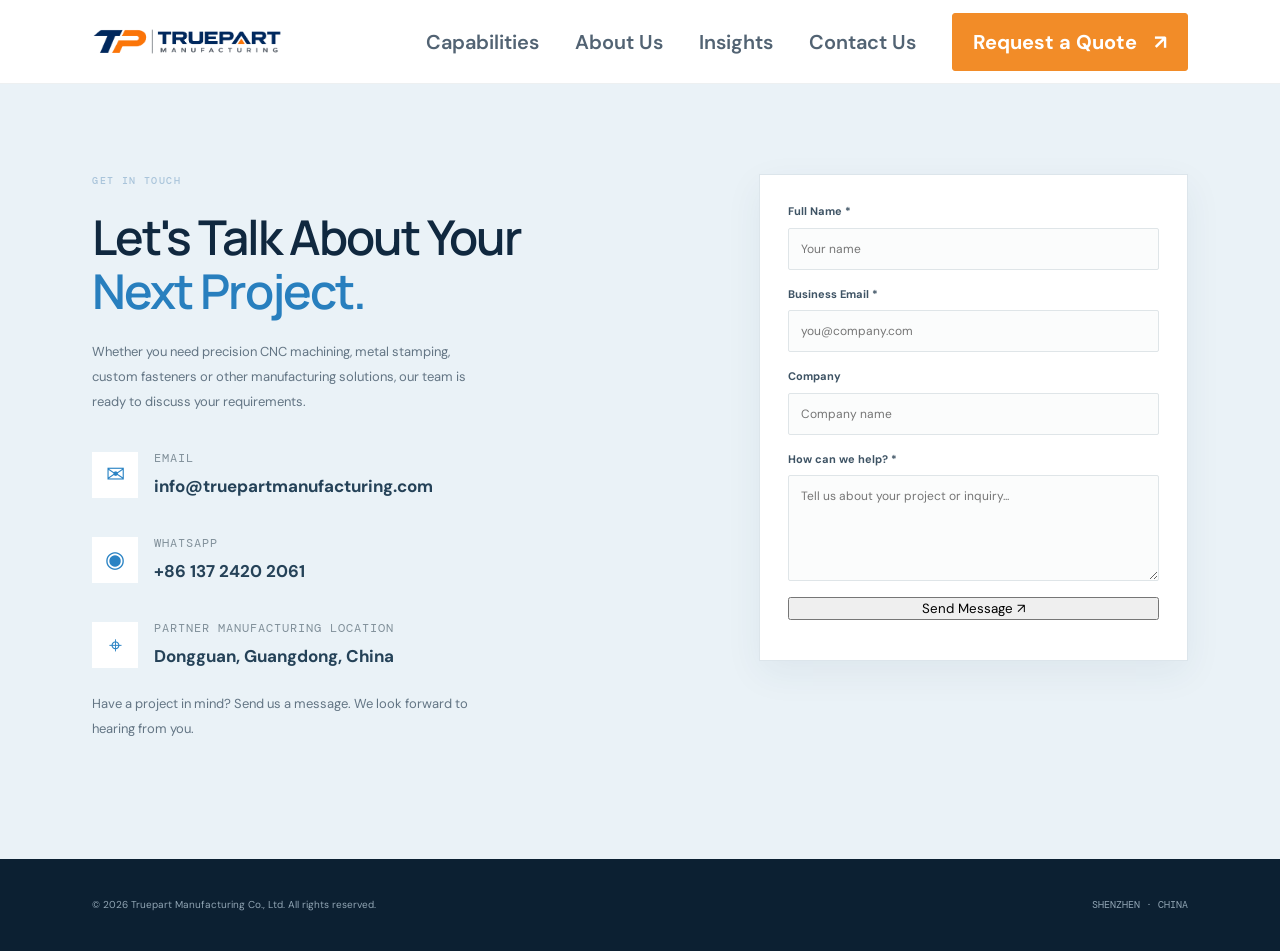
<file: contact.html>
<!DOCTYPE html>
<html lang="en">
<head>
  <meta charset="UTF-8">
  <meta name="viewport" content="width=device-width, initial-scale=1.0">
  <meta name="description" content="Contact Truepart Manufacturing for CNC machining, metal stamping and custom fasteners.">
  <title>Contact Us | Truepart Manufacturing</title>
  <link rel="stylesheet" href="styles.css">
</head>
<body>

<header class="site-header">
  <a class="brand" href="/">
  <img class="brand-logo" src="assets/truepart-logo.png" alt="Truepart Manufacturing">
</a >

  <button class="menu-toggle" aria-label="Open navigation" aria-expanded="false">☰</button>

  <nav class="nav">
    <a href="cnc-machining.html">Capabilities</a >
    <a href="index.html#about">About Us</a >
    <a href="index.html#insights">Insights</a >
    <a href="contact.html">Contact Us</a >
    <a class="nav-cta" href="index.html#contact">Request a Quote <span>↗</span></a >
  </nav>
</header>

<main>
  <section class="contact-section">

    <div class="contact-copy">
      <p class="eyebrow">GET IN TOUCH</p >

      <h2>Let's Talk About Your <em>Next Project.</em></h2>

      <p>
        Whether you need precision CNC machining, metal stamping,
        custom fasteners or other manufacturing solutions,
        our team is ready to discuss your requirements.
      </p >

      <div class="contact-detail">
        <div class="contact-symbol">✉</div>
        <div>
          <small>EMAIL</small>
          <strong>
            <a href="mailto:info@truepartmanufacturing.com">
              info@truepartmanufacturing.com
            </a >
          </strong>
        </div>
      </div>

      <div class="contact-detail">
        <div class="contact-symbol">◉</div>
        <div>
          <small>WHATSAPP</small>
          <strong>
            <a href="https://wa.me/8613724202061" target="_blank" rel="noopener">
              +86 137 2420 2061
            </a >
          </strong>
        </div>
      </div>

      <div class="contact-detail">
        <div class="contact-symbol">⌖</div>
        <div>
          <small>PARTNER MANUFACTURING LOCATION</small>
          <strong>Dongguan, Guangdong, China</strong>
        </div>
      </div>

      <p>Have a project in mind? Send us a message. We look forward to hearing from you.</p >
    </div>

    <form class="quote-form" id="quoteForm">

      <label for="name">Full Name *</label>
      <input id="name" type="text" name="name" placeholder="Your name" required>

      <label for="email">Business Email *</label>
      <input id="email" type="email" name="email" placeholder="you@company.com" required>

      <label for="company">Company</label>
      <input id="company" type="text" name="company" placeholder="Company name">

      <label for="message">How can we help? *</label>
      <textarea id="message" name="message" rows="5" placeholder="Tell us about your project or inquiry..." required></textarea>

      <button class="form-button" type="submit">Send Message ↗</button>

      <p id="formStatus" class="form-note"></p >

    </form>

  </section>
</main>

<footer class="site-footer">
  <p>© 2026 Truepart Manufacturing Co., Ltd. All rights reserved.</p >
  <span>SHENZHEN · CHINA</span>
</footer>

<script src="script.js"></script>

</body>
</html>
</file>
<file: styles.css>
@import url('https://fonts.googleapis.com/css2?family=DM+Mono:wght@400;500&family=DM+Sans:wght@400;500;600;700&family=Manrope:wght@400;500;600;700;800&display=swap');
:root{--navy:#10283f;--navy2:#193a58;--blue:#2378c4;--blue2:#dcecf8;--ink:#172b3d;--muted:#657482;--paper:#f6f7f5;--line:#dce2e6;--white:#fff;--mono:'DM Mono',monospace;--sans:'DM Sans',sans-serif;--display:'Manrope',sans-serif}
*{box-sizing:border-box}html{scroll-behavior:smooth}body{margin:0;font-family:var(--sans);color:var(--ink);background:var(--paper);line-height:1.6}a{color:inherit;text-decoration:none}.site-header{height:84px;padding:0 7.2%;display:flex;align-items:center;justify-content:space-between;background:#fff;border-bottom:1px solid #edf0f1;position:relative;z-index:5}.brand{display:flex;align-items:center;gap:11px}.brand-mark{width:37px;height:37px;background:var(--blue);color:#fff;display:grid;place-items:center;font:800 24px var(--display);border-radius:3px;transform:skew(-5deg)}.brand-name{font:800 15px var(--display);letter-spacing:1.8px;line-height:1.1}.brand-name small{display:block;font:500 9px var(--mono);letter-spacing:2.4px;margin-top:5px;color:#6a7c8a}.nav{display:flex;align-items:center;gap:36px;font-size:20px;font-weight:600}.nav>a:not(.nav-cta){color:#526373}.nav>a:hover,.text-link:hover{color:var(--blue)}.nav-cta{
  padding:12px 20px;
  background:#F28C28;
  border:1px solid #F28C28;
  border-radius:3px;
  color:#FFFFFF !important;
  font-weight:700;
  transition:background .25s ease,border-color .25s ease;
}

.nav-cta:hover{
  background:#D9771E;
  border-color:#D9771E;
  color:#FFFFFF !important;
}.nav-cta span,.button span{margin-left:12px}.menu-toggle{display:none}
.brand-logo {
  height: 60px;
  width: auto;
  max-width: 190px;
  object-fit: contain;
  display: block;
}
.hero{background:
  linear-gradient(
    90deg,
    rgba(8, 27, 48, 0.88) 0%,
    rgba(8, 27, 48, 0.76) 35%,
    rgba(8, 27, 48, 0.48) 65%,
    rgba(8, 27, 48, 0.25) 100%
  ),
  url("truepart-machinery-hero.webp") center center / cover no-repeat;color:white;min-height:600px;padding:88px 7.2% 76px;display:grid;grid-template-columns:1fr 1fr;gap:6%;position:relative;overflow:hidden}.hero-grid{position:absolute;inset:0;background-image:linear-gradient(rgba(160,194,220,.045) 1px,transparent 1px),linear-gradient(90deg,rgba(160,194,220,.045) 1px,transparent 1px);background-size:45px 45px;mask-image:linear-gradient(90deg,black,transparent 80%);pointer-events:none}.hero-content,.hero-visual{position:relative;z-index:1}.eyebrow{font:500 10px var(--mono);letter-spacing:1.4px;color:#a9c4da;display:flex;align-items:center;gap:10px;margin:0 0 23px}.eyebrow>span{width:23px;height:2px;background:#5da7e2;display:inline-block}.eyebrow.dark{color:#6c7b88}.hero h1,.section h2,.process-section h2,.about-section h2,.contact-section h2{font:600 clamp(38px,4.3vw,61px)/1.13 var(--display);letter-spacing:-2.6px;margin:0}.hero h1 em,.section h2 em,.process-section h2 em,.about-section h2 em,.contact-section h2 em{font-style:normal;color:#7eb8e7}.hero-copy{max-width:490px;color:#c0ced9;font-size:15px;line-height:1.9;margin:25px 0 29px}.hero-actions{display:flex;align-items:center;gap:27px}.button{display:inline-flex;align-items:center;justify-content:center;padding:15px 19px;font-size:12px;font-weight:700;border:0;border-radius:3px;cursor:pointer;transition:transform .2s,background .2s}.button:hover{transform:translateY(-2px)}.button-primary{background:#2d8bdd;color:white}.button-primary:hover{background:#1675c6}.text-link{font-size:12px;font-weight:600;color:#d5e4ef}.text-link span{margin-left:8px}.hero-note{margin-top:49px;display:flex;gap:13px;align-items:center;color:#9db3c5;font-size:11px;line-height:1.8}.hero-note strong{font-weight:600;color:#e6eef4}.note-icon{font-size:27px;color:#62a9e6}.hero-visual{display:flex;align-items:center;justify-content:center;min-width:0}.hero-photo{
  display:block;  
width:60%;  
max-width:850px;  
max-height:830px;  
height:auto;  
object-fit:contain;  
border-radius:4px;  
margin:auto;
}
}.blueprint{width:min(100%,490px);background:#1a3a57;border:1px solid #375771;padding:14px 16px 10px;box-shadow:18px 22px 0 rgba(5,18,30,.22);transform:rotate(1.3deg)}.bp-top,.bp-bottom{display:flex;justify-content:space-between;font:9px var(--mono);letter-spacing:1px;color:#9dbbd2}.blueprint svg{width:100%;display:block;margin:6px 0}.bp-bottom{padding-top:9px;border-top:1px solid #385671}.floating-tag{position:absolute;bottom:15%;right:-2%;background:#fff;color:#18334b;padding:13px 16px;box-shadow:0 12px 35px #07182744;font-size:11px;font-weight:700;display:flex;gap:9px;align-items:center}.tag-dot{width:8px;height:8px;background:#2b91e2;border-radius:50%}
.trust-strip{padding:23px 7.2%;display:flex;align-items:center;justify-content:space-between;gap:20px;background:#fff;border-bottom:1px solid var(--line);font-size:12px;color:#3f5364}.trust-strip>p{font:10px var(--mono);letter-spacing:1px;color:#82909a}.trust-strip div{display:flex;align-items:center;gap:11px}.trust-strip div span{font:10px var(--mono);color:#2582cc}
.section{padding:105px 7.2%}.section-heading{display:grid;grid-template-columns:1fr .7fr;gap:9%;align-items:end;margin-bottom:48px}.section h2,.about-section h2,.contact-section h2{font-size:47px;color:var(--navy);letter-spacing:-2px}.section h2 em,.about-section h2 em{color:#287fbe}.section-intro{font-size:13px;color:var(--muted);line-height:1.9;margin:0 0 4px;max-width:440px}.capability-grid{display:grid;grid-template-columns:repeat(3,1fr);gap:15px}.cap-card{background:#fff;padding:27px 26px 25px;border:1px solid #e4e8e9;min-height:310px;display:flex;flex-direction:column;transition:transform .2s,border .2s}.cap-card:hover{transform:translateY(-4px);border-color:#9fc8e5}.cap-card.featured{background:#eaf3f9;border-color:#d5e7f4}.cap-number{font:10px var(--mono);letter-spacing:.6px;color:#6e8190}.cap-icon{font-size:31px;color:#2a83c4;margin:22px 0 12px}.cap-card h3{font:700 20px var(--display);letter-spacing:-.6px;margin:0 0 11px;color:#1a344b}.cap-card p{font-size:12px;line-height:1.9;color:#647582;margin:0 0 24px}.cap-card a{margin-top:auto;font-size:11px;font-weight:700;color:#267db9}.cap-card a span{margin-left:7px}.cap-footer{display:flex;align-items:center;gap:14px;margin-top:25px}.small-rule{width:24px;height:1px;background:#2b86c7}.cap-footer p{font-size:12px;color:#71808b}.cap-footer a{color:#237ab9;font-weight:700}
.process-section{background:var(--navy);color:white;padding:90px 7.2%}.process-inner{display:grid;grid-template-columns:.8fr 1fr;gap:13%;max-width:1200px;margin:auto}.process-section h2{font-size:47px}.process-intro>p:not(.eyebrow){font-size:13px;color:#b7c8d6;line-height:1.9;max-width:320px;margin:22px 0 26px}.button-light{background:#fff;color:#17334b}.button-light:hover{background:#eaf4fb}.steps article{display:grid;grid-template-columns:47px 1fr;gap:18px;padding:22px 0;border-bottom:1px solid #34516a}.steps article:first-child{padding-top:4px}.step-num{font:12px var(--mono);color:#77b7e8;padding-top:4px}.steps h3{font:700 16px var(--display);margin:0 0 7px}.steps p{font-size:12px;line-height:1.8;color:#b7c8d6;margin:0;max-width:430px}
.about-section{padding:100px 7.2%;display:grid;grid-template-columns:.7fr 1.3fr;gap:12%;align-items:center;background:#fff}.about-mark{font:800 clamp(100px,16vw,190px)/1 var(--display);letter-spacing:-16px;color:#e4edf3;position:relative}.about-mark span{color:#7eb8e7}.about-copy h2{font-size:42px}.about-copy>p:not(.eyebrow){font-size:13px;line-height:1.95;color:#657582;max-width:640px}.about-copy .muted{color:#8a969e!important;font-size:12px!important}
.contact-section{background:#eaf2f7;padding:90px 7.2%;display:grid;grid-template-columns:1fr .8fr;gap:12%;align-items:start}.contact-section h2{font-size:48px}.contact-section h2 em{color:#287fbe}.contact-copy>p:not(.eyebrow){max-width:390px;color:#637584;font-size:13px;line-height:1.9;margin:22px 0 28px}
.contact-detail {
  display: flex;
  gap: 16px;
  align-items: center;
  margin-top: 35px;
}

.contact-symbol {
  width: 46px;
  height: 46px;
  background: #fff;
  color: #2a83c4;
  display: grid;
  place-items: center;
  font-size: 23px;
  flex-shrink: 0;
}

.contact-detail small {
  display: block;
  font: 12px var(--mono);
  letter-spacing: 1px;
  color: #81909a;
  margin-bottom: 7px;
}

.contact-detail strong {
  font-size: 17px;
  line-height: 1.6;
  color: #254258;
}

.contact-detail a {
  font-size: 17px;
  color: #254258;
  text-decoration: none;
}
.quote-form{background:#fff;padding:28px;border:1px solid #dce5eb;box-shadow:0 12px 35px #193a5810;display:flex;flex-direction:column}.quote-form label{font-size:11px;font-weight:700;color:#3e5364;margin:0 0 7px}.quote-form input,.quote-form textarea{width:100%;font:12px var(--sans);border:1px solid #dfe5e8;background:#fbfcfc;padding:12px;margin-bottom:16px;border-radius:2px;outline:none;color:#1c3447}.quote-form input:focus,.quote-form textarea:focus{border-color:#5aa4dc}.quote-form textarea{resize:vertical}.form-button{width:100%;font-family:var(--sans)}.form-note{font-size:10px;color:#87939b;line-height:1.6;margin:12px 0 0}
.site-footer{background:#0c2032;color:#c2d0da;padding:28px 7.2%;display:flex;align-items:center;justify-content:space-between;gap:20px}.footer-brand .brand-mark{width:31px;height:31px;font-size:20px}.footer-brand .brand-name{font-size:12px}.footer-brand .brand-name small{font-size:7px}.site-footer>p,.site-footer>span{font-size:10px;color:#91a5b4}.site-footer>span{font-family:var(--mono)}
@media(max-width:850px){
.site-header{padding:0 5%;height:72px}
.nav{gap:18px}
.hero,.section,.process-section,.about-section,.contact-section{padding-left:5%;padding-right:5%}
.hero{gap:4%;padding-top:65px}
.hero h1{font-size:clamp(28px,3.2vw,45px);white-space:nowrap;letter-spacing:-1.5px}
.section-heading{gap:5%}
.section h2{font-size:40px}
.cap-card{padding:22px 18px}
.trust-strip{padding:20px 5%}
.about-section{gap:7%}
.contact-section{gap:7%}
}

@media(max-width:650px){

.site-header{
    height:68px;
    padding:0 5%;
}

.nav{
    gap:12px;
    font-size:13px;
}

.hero{
    grid-template-columns:1fr;
    padding:55px 5%;
    gap:48px;
}

.hero h1{
    font-size:clamp(14px,5vw,28px);
    letter-spacing:-0.8px;
    white-space:nowrap;
    line-height:1.2;
}

.hero-copy{
    font-size:18px;
}

.hero-visual{
    max-width:470px;
    width:100%;
    margin:auto;
}

.floating-tag{
    right:0;
    bottom:8%;
}

.trust-strip{
    align-items:flex-start;
    flex-direction:column;
    gap:13px;
}

.trust-strip>p{
    margin:0 0 3px;
}

.section{
    padding-top:72px;
    padding-bottom:72px;
}

.section-heading{
    grid-template-columns:1fr;
    gap:22px;
    margin-bottom:30px;
}

.section h2,
.about-section h2,
.contact-section h2,
.process-section h2{
    font-size:39px;
}

.capability-grid{
    grid-template-columns:1fr;
}

.cap-card{
    min-height:0;
    padding:25px;
}

.cap-icon{
    margin:16px 0 9px;
}

.cap-card p{
    margin-bottom:20px;
}

.process-section{
    padding-top:68px;
    padding-bottom:68px;
}

.process-inner{
    grid-template-columns:1fr;
    gap:42px;
}

.about-section{
    grid-template-columns:1fr;
    gap:10px;
    padding-top:68px;
    padding-bottom:68px;
}

.about-mark{
    font-size:95px;
    letter-spacing:-8px;
}

.contact-section{
    grid-template-columns:1fr;
    gap:35px;
    padding-top:68px;
    padding-bottom:68px;
}

.quote-form{
    padding:24px;
}

.quote-form label{
    font-size:16px;
}

.quote-form input,
.quote-form textarea{
    font-size:16px;
}

.site-footer{
    padding:25px 5%;
    align-items:flex-start;
    flex-direction:column;
    gap:13px;
}

.site-footer>p{
    margin:0;
}

.brand-logo {
  height: 30px;
  width: auto;
  max-width: 120px;
  object-fit: contain;
  display: block;
}

@media (max-width: 650px) {
  .brand-logo {
    height: 40px;
    max-width: 190px;
  }
}
/* TRUEPART - Improved Inquiry Form Typography */

.quote-form label {
    font-size: 16px;
    font-weight: 600;
    margin-bottom: 9px;
}

.quote-form input,
.quote-form textarea {
    font-size: 16px;
    line-height: 1.5;
    padding: 14px 13px;
    margin-bottom: 19px;
}

.quote-form input::placeholder,
.quote-form textarea::placeholder {
    font-size: 15px;
    color: #8996a1;
}

.quote-form textarea {
    min-height: 120px;
}

.quote-form .form-button {
    font-size: 17px;
    font-weight: 700;
    padding: 15px 20px;
}

.quote-form .form-note {
    font-size: 12px;
    line-height: 1.7;
}

/* Mobile Optimization */
@media (max-width: 650px) {
    .quote-form {
        padding: 24px;
    }

    .quote-form label {
        font-size: 16px;
    }

    .quote-form input,
    .quote-form textarea {
        font-size: 16px;
    }
}
}
/* Homepage quote entry cards */
.quote-entry-section {
  display: grid;
  grid-template-columns: repeat(3, minmax(0, 1fr));
  gap: 24px;
  padding: 38px 7.2% 48px;
  background: #fff;
}

.quote-entry-card {
  display: block;
  overflow: hidden;
  background: #f6f7f5;
  border-radius: 8px;
  color: #10283f;
  transition: transform .25s ease, box-shadow .25s ease;
}

.quote-entry-card:hover {
  transform: translateY(-4px);
  box-shadow: 0 10px 28px rgba(16, 40, 63, .12);
}

.quote-entry-card img {
  display: block;
  width: 100%;
  height: 190px;
  object-fit: cover;
}

.quote-entry-content {
  display: flex;
  align-items: center;
  justify-content: space-between;
  gap: 12px;
  padding: 18px 20px;
}

.quote-entry-content h3 {
  margin: 0 0 3px;
  font-size: 21px;
  font-weight: 700;
  color: #10283f;
}

.quote-entry-content p {
  margin: 0;
  font-size: 15px;
  color: #526373;
}

.quote-entry-arrow {
  flex-shrink: 0;
  width: 42px;
  height: 42px;
  display: grid;
  place-items: center;
  border-radius: 50%;
  background: #F28C28;
  color: #fff;
  font-size: 25px;
  transition: background .25s ease;
}

.quote-entry-card:hover .quote-entry-arrow {
  background: #D9771E;
}

/* Mobile layout */
@media (max-width: 768px) {
  .quote-entry-section {
    grid-template-columns: 1fr;
    gap: 18px;
    padding: 28px 5%;
  }

  .quote-entry-card img {
    height: 200px;
  }
}

/* Homepage credibility statistics */
.proof-stats {
  width: min(100% - 48px, 1240px);
  margin: 28px auto 70px;
  display: grid;
  grid-template-columns: repeat(3, 1fr);
  gap: 24px;
}

.proof-stat {
  min-height: 170px;
  padding: 28px 20px;
  border: 1px solid #d9e1e7;
  border-radius: 20px;
  background: #ffffff;
  display: flex;
  flex-direction: column;
  align-items: center;
  justify-content: center;
  text-align: center;
  transition: transform .25s ease, box-shadow .25s ease;
}

.proof-stat:hover {
  transform: translateY(-4px);
  box-shadow: 0 10px 25px rgba(16, 40, 63, .08);
}

.proof-stat strong {
  display: block;
  margin-bottom: 18px;
  color: #10283f;
  font-size: clamp(36px, 4vw, 52px);
  line-height: 1;
  font-weight: 750;
  letter-spacing: -1.5px;
}

.proof-stat span {
  color: #10283f;
  font-size: 17px;
  line-height: 1.4;
  font-weight: 650;
}

.proof-stat-featured {
  background: #F28C28;
  border-color: #F28C28;
}

.proof-stat-featured strong,
.proof-stat-featured span {
  color: #ffffff;
}

/* Mobile layout */
@media (max-width: 700px) {
  .proof-stats {
    width: calc(100% - 36px);
    grid-template-columns: 1fr;
    gap: 14px;
    margin-top: 22px;
    margin-bottom: 45px;
  }

  .proof-stat {
    min-height: 125px;
  }

  .proof-stat strong {
    font-size: 40px;
    margin-bottom: 12px;
  }

  .proof-stat span {
    font-size: 16px;
  }
}
</file>
